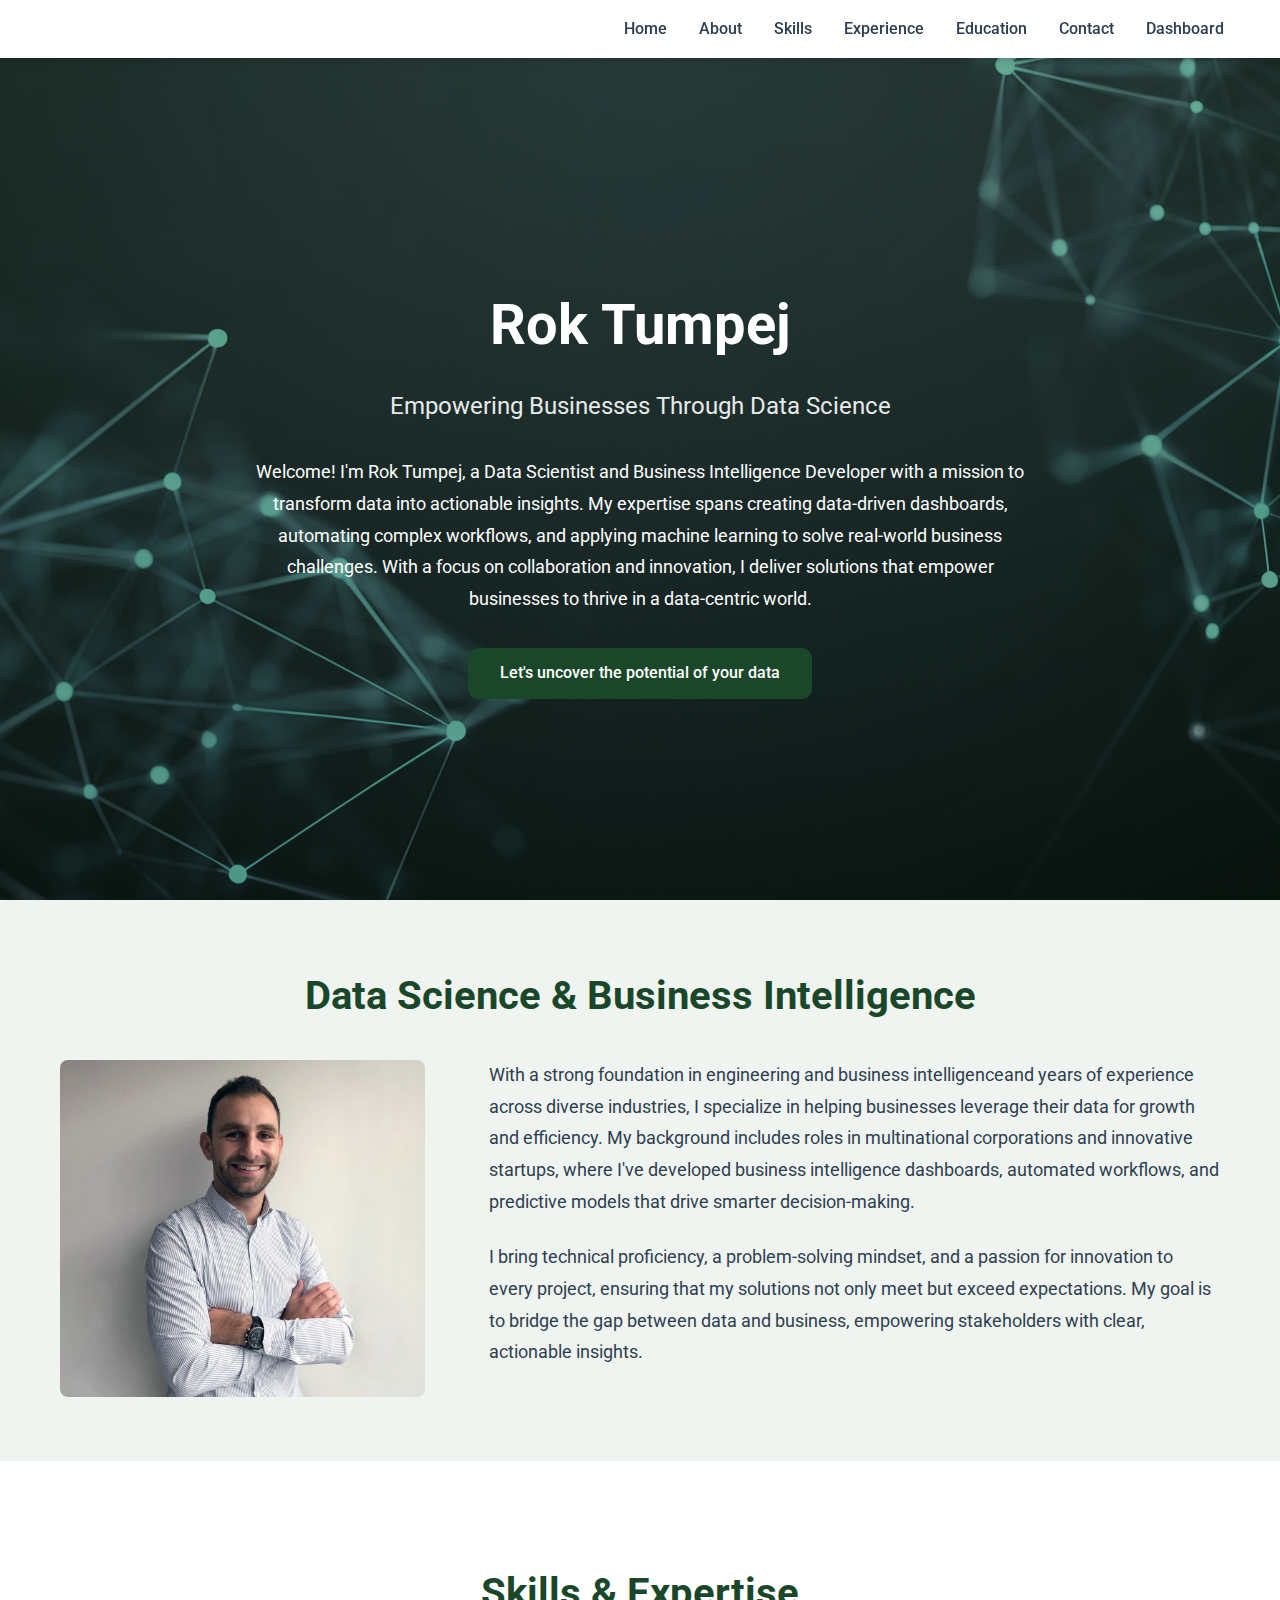
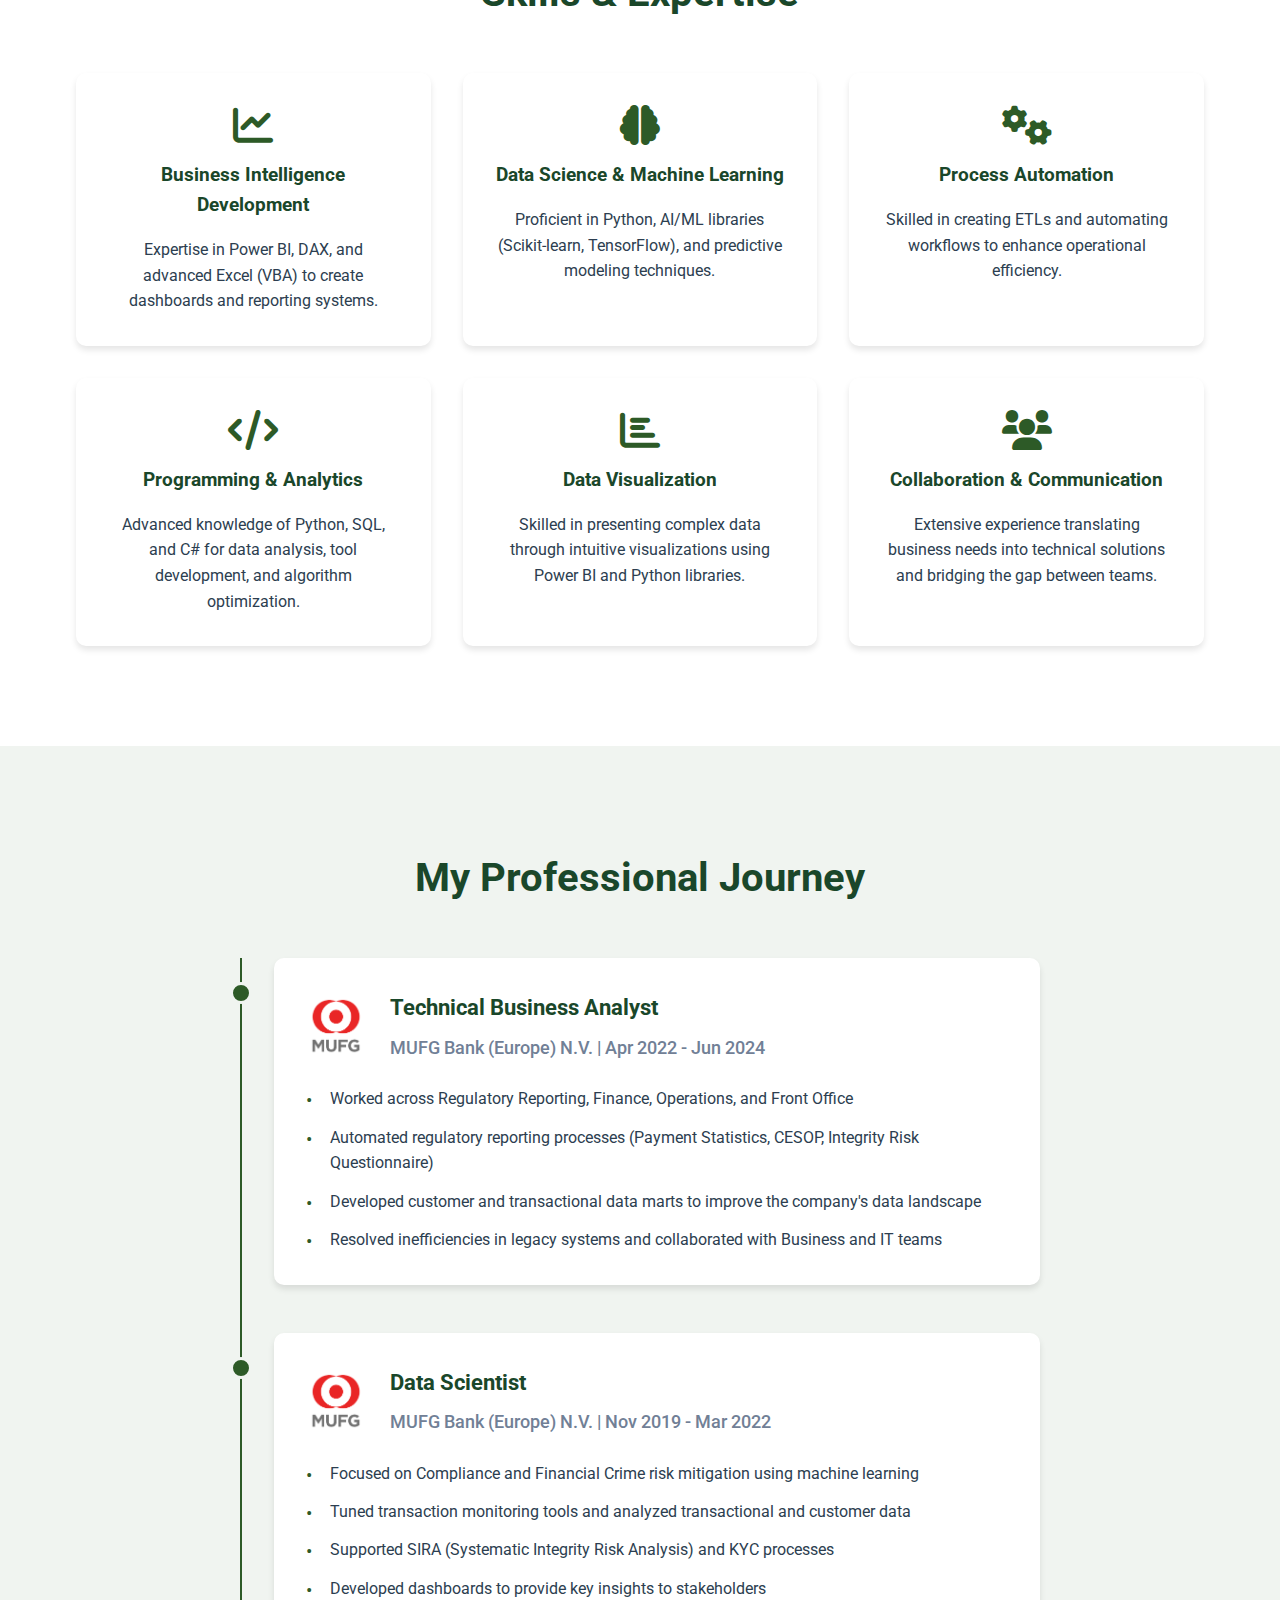
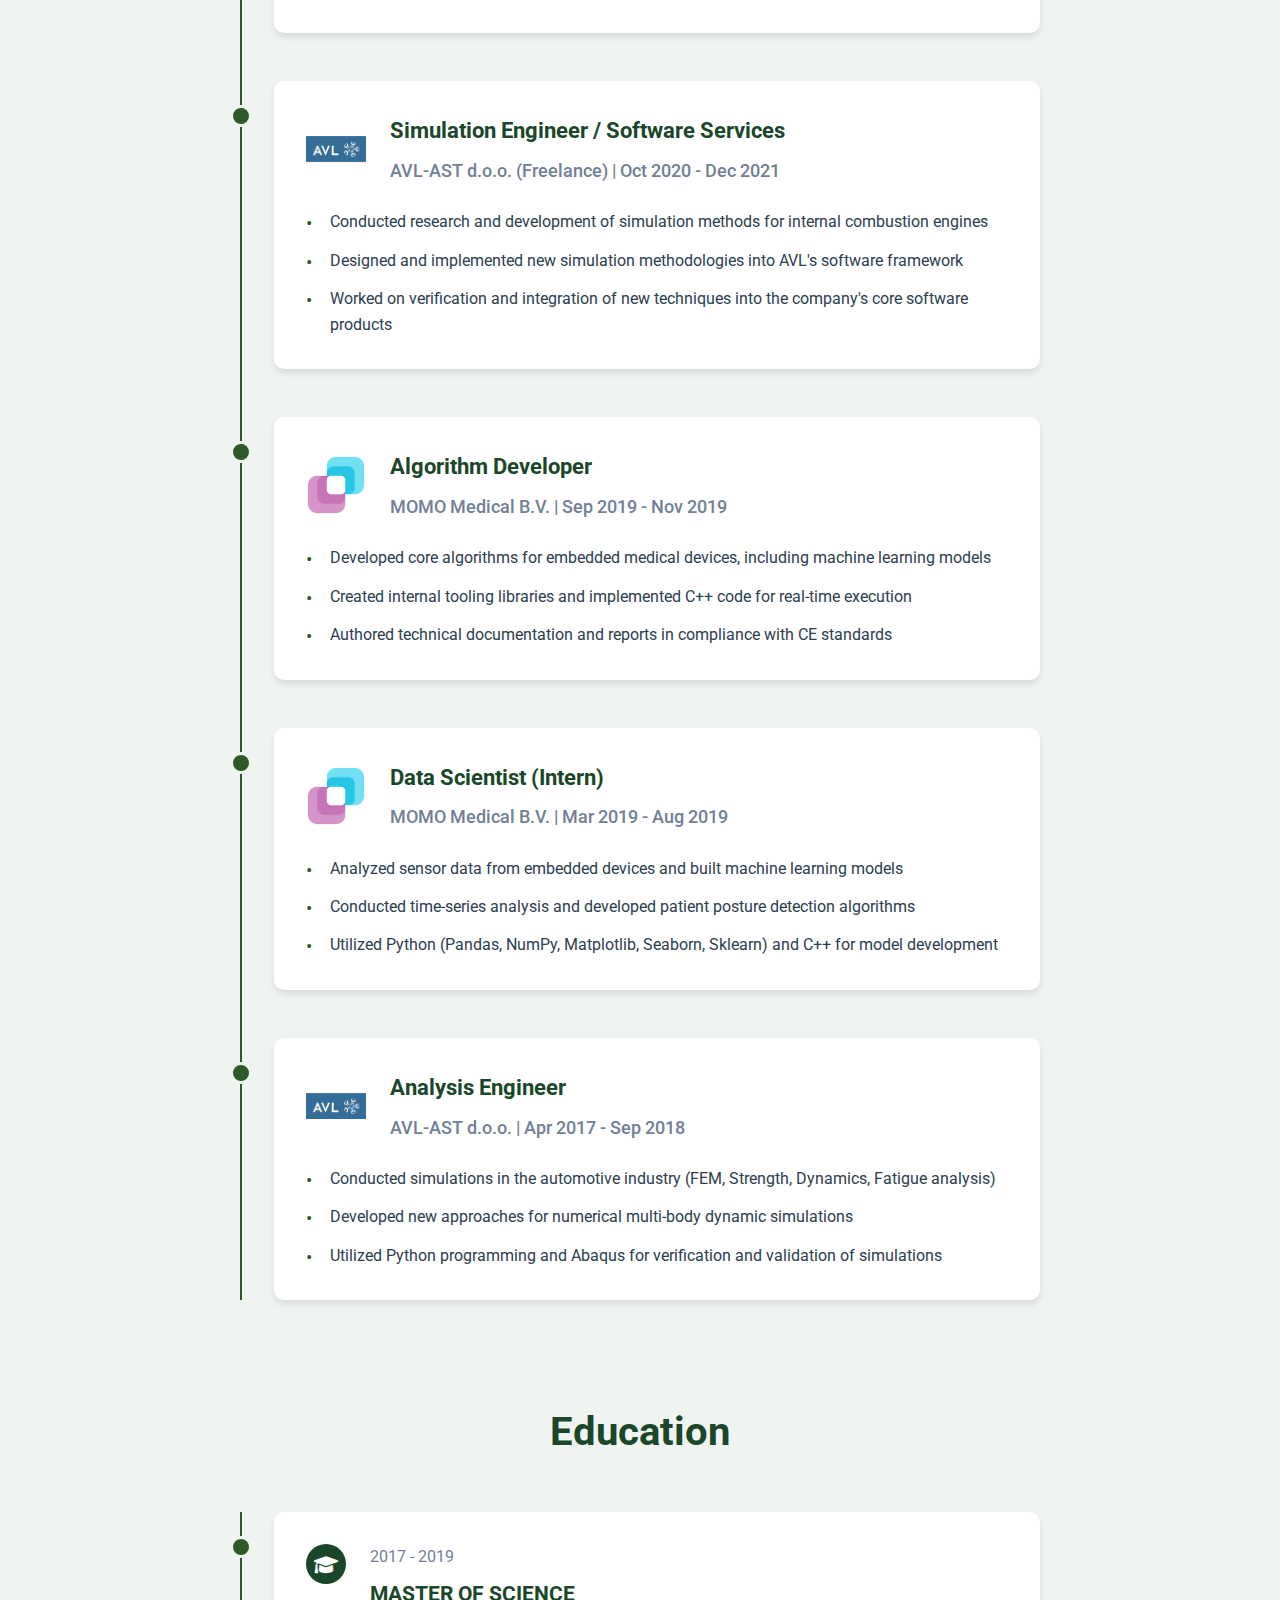
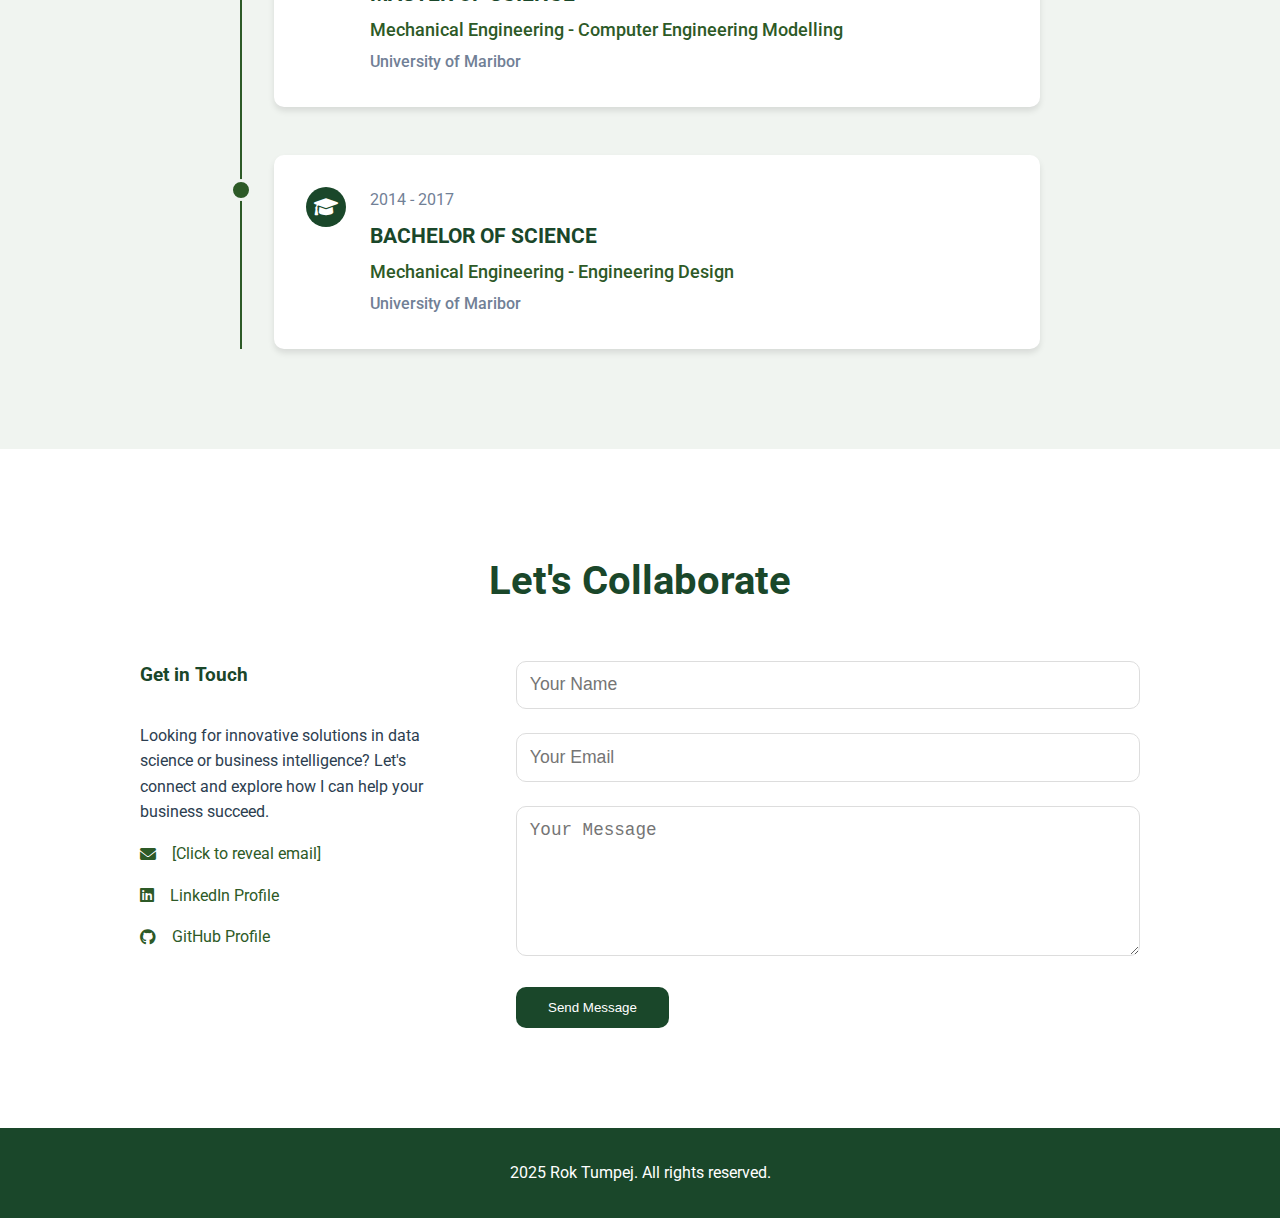
<file: index.html>
<!DOCTYPE html>
<html lang="en">
<head>
    <meta charset="UTF-8">
    <meta name="viewport" content="width=device-width, initial-scale=1.0">
    <meta name="description" content="Rok Tumpej - Data Scientist and Business Intelligence Developer specializing in data-driven solutions, machine learning, and process automation">
    <meta name="keywords" content="data scientist, business intelligence developer, data automation, data analyst, business analyst">
    <title>Loading...</title>
    <link rel="stylesheet" href="css/style.css">
    <link rel="stylesheet" href="https://cdnjs.cloudflare.com/ajax/libs/font-awesome/6.0.0/css/all.min.css">
    <link href="https://fonts.googleapis.com/css2?family=Roboto:wght@300;400;500;700&display=swap" rel="stylesheet">
</head>
<body>
    <nav class="navbar">
        <div class="container">
            <div class="logo"></div>
            <ul class="nav-links"></ul>
            <div class="menu-toggle">
                <i class="fas fa-bars"></i>
            </div>
        </div>
    </nav>

    <section id="home" class="hero">
        <div class="container"></div>
    </section>

    <section id="about" class="about">
        <div class="container">
            <h2></h2>
            <div class="about-grid">
                <div class="about-image">
                    <img src="images/Rok Tumpej.jpg" alt="Rok Tumpej" class="profile-image">
                </div>
                <div class="about-content"></div>
            </div>
        </div>
    </section>

    <section id="skills" class="skills">
        <div class="container">
            <h2></h2>
            <div class="skills-grid"></div>
        </div>
    </section>

    <section id="experience" class="experience">
        <div class="container">
            <h2></h2>
            <div class="timeline"></div>
        </div>
    </section>

    <section id="education" class="experience">
        <div class="container">
            <h2></h2>
            <div class="timeline"></div>
        </div>
    </section>

    <section id="contact" class="contact">
        <div class="container">
            <h2></h2>
            <div class="contact-grid">
                <div class="contact-info">
                    <h3></h3>
                    <div class="contact-details"></div>
                </div>
                <form id="contact-form" class="contact-form" action="https://formspree.io/f/mjkgrgkb" method="POST">
                    <div id="form-status" class="form-status"></div>
                    <div class="form-group">
                        <input type="text" id="name" name="name" placeholder="Your Name" required>
                    </div>
                    <div class="form-group">
                        <input type="email" id="email" name="email" placeholder="Your Email" required>
                    </div>
                    <div class="form-group">
                        <textarea id="message" name="message" placeholder="Your Message" required></textarea>
                    </div>
                    <button type="submit" class="btn primary">Send Message</button>
                </form>
            </div>
        </div>
    </section>

    <footer>
        <div class="container">
            <p></p>
        </div>
    </footer>

    <script src="js/main.js"></script>
</body>
</html>
</file>
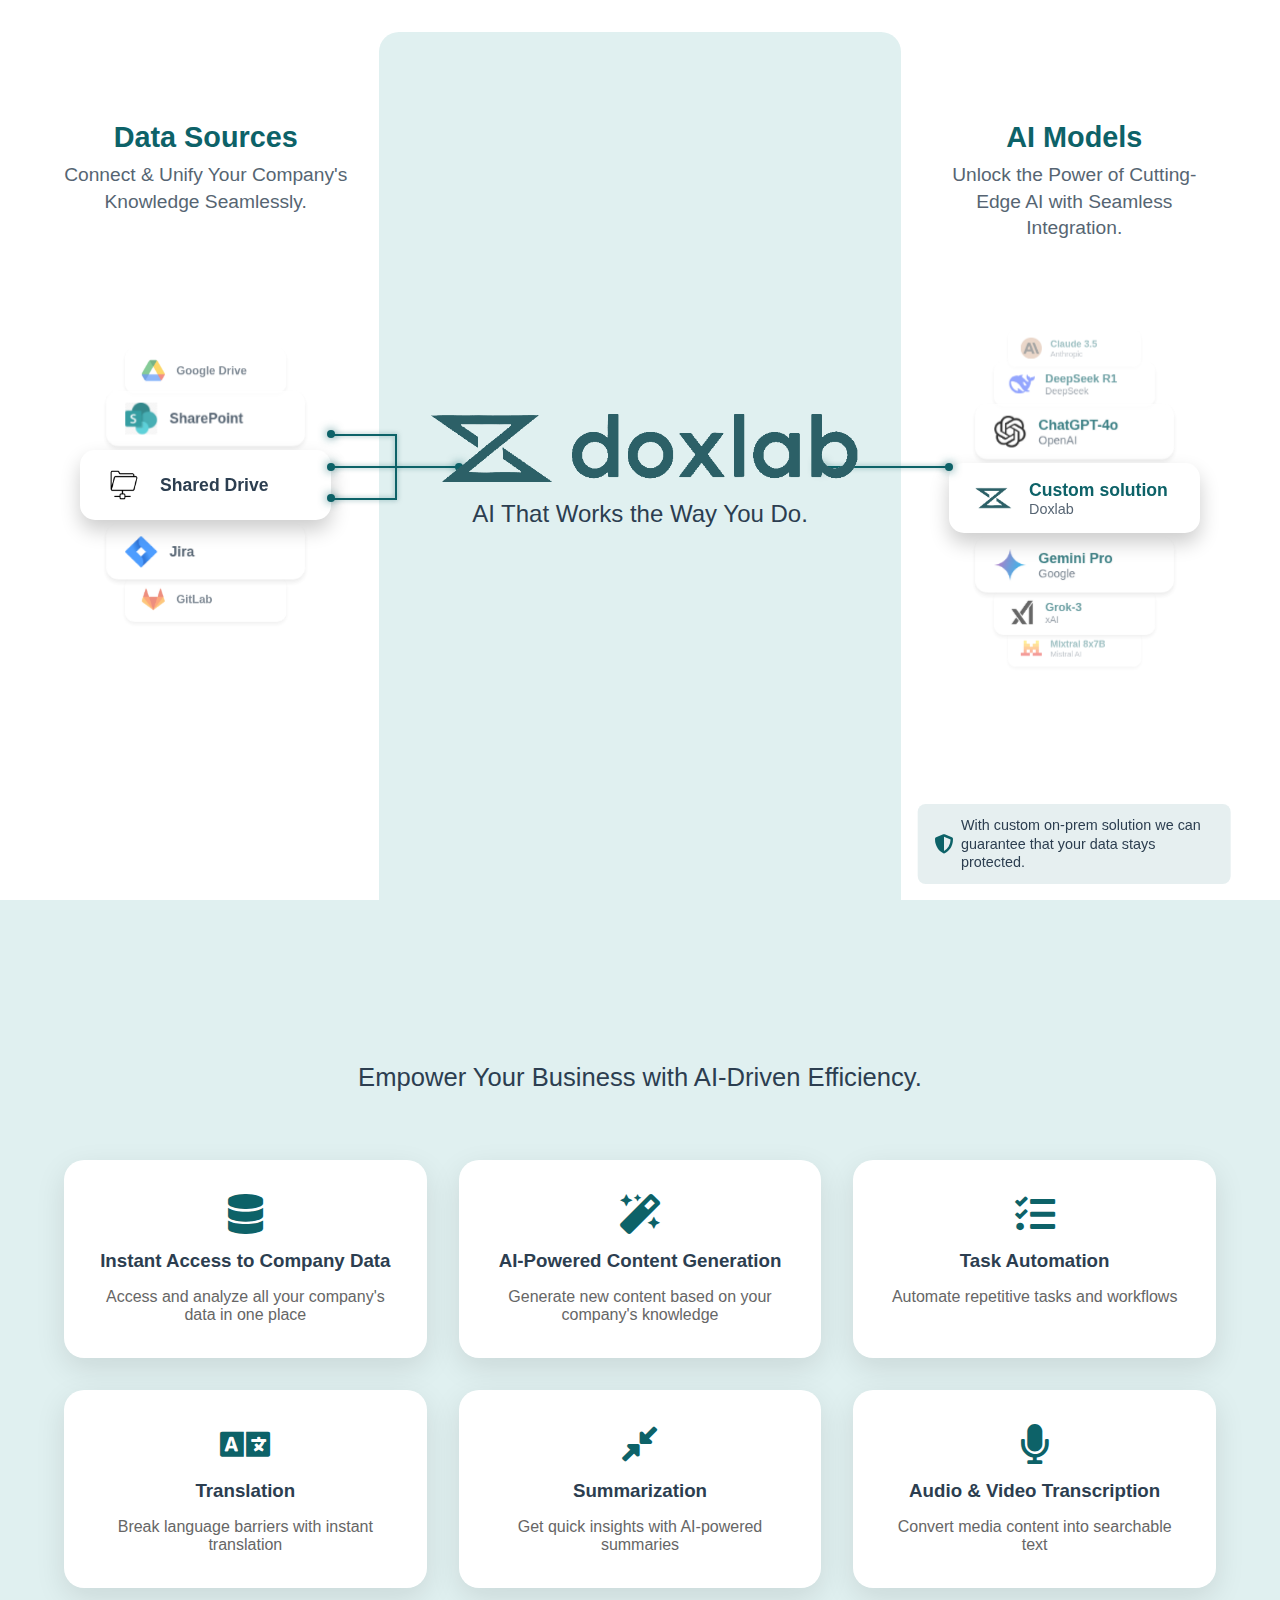
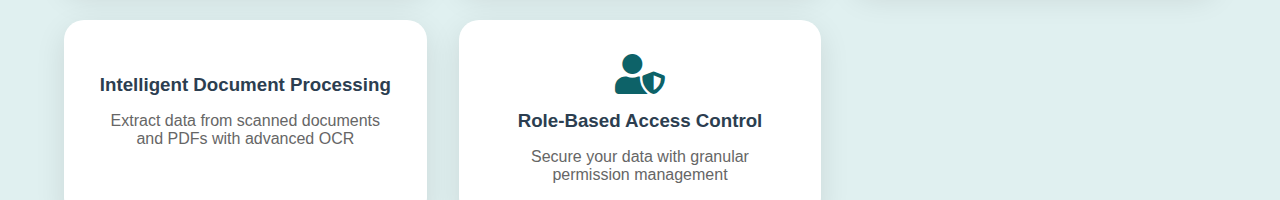
<file: doxlab.html>
<!DOCTYPE html>
<html lang="en">
<head>
    <meta charset="UTF-8">
    <meta name="viewport" content="width=device-width, initial-scale=1.0">
    <title>Doxlab</title>
    <link rel="stylesheet" href="doxlab.css">
    <link rel="stylesheet" href="https://cdnjs.cloudflare.com/ajax/libs/font-awesome/5.15.4/css/all.min.css">
</head>
<body>
    <div class="container">
        <div class="logo-container">
            <img src="images/Logo_transparent_2.png" alt="Doxlab Logo" class="logo">
        </div>
        <div class="main-section">
            <div class="connector left-connector">
                <div class="connector-line"></div>
                <div class="connector-line vertical"></div>
                <div class="connector-line horizontal"></div>
                <div class="connector-line vertical-bottom"></div>
                <div class="connector-line horizontal-bottom"></div>
                <div class="connector-dot left-dot"></div>
                <div class="connector-dot left-top-dot"></div>
                <div class="connector-dot left-bottom-dot"></div>
                <div class="connector-dot right-dot"></div>
            </div>
            
            <div class="connector right-connector">
                <div class="connector-line"></div>
                <div class="connector-dot left-dot"></div>
                <div class="connector-dot right-dot"></div>
            </div>

            <!-- Left Section - Data Sources -->
            <div class="carousel-section left-section">
                <div class="carousel-header">
                    <h2>Data Sources</h2>
                    <p class="carousel-subtitle">Connect & Unify Your Company's Knowledge Seamlessly.</p>
                </div>
                <div class="carousel">
                    <div class="carousel-wrapper">
                        <div class="carousel-item" data-source="google-drive">
                            <img src="images/logos/google-drive.png" alt="Google Drive" class="logo-img">
                            <h3>Google Drive</h3>
                        </div>
                        <div class="carousel-item" data-source="sharepoint">
                            <img src="images/logos/sharepoint.png" alt="SharePoint" class="logo-img">
                            <h3>SharePoint</h3>
                        </div>
                        <div class="carousel-item" data-source="shared-drive">
                            <img src="images/logos/network-drive.png" alt="Shared Drive" class="logo-img">
                            <h3>Shared Drive</h3>
                        </div>
                        <div class="carousel-item" data-source="jira">
                            <img src="images/logos/jira.png" alt="Jira" class="logo-img">
                            <h3>Jira</h3>
                        </div>
                        <div class="carousel-item" data-source="gitlab">
                            <img src="images/logos/gitlab.png" alt="GitLab" class="logo-img">
                            <h3>GitLab</h3>
                        </div>
                    </div>
                </div>
            </div>

            <!-- Center Section - Doxlab Platform -->
            <div class="center-section">
                <h2 class="logo-subtitle">AI That Works the Way You Do.</h2>
            </div>

            <!-- Right Section - AI Models -->
            <div class="carousel-section right-section">
                <div class="carousel-header">
                    <h2>AI Models</h2>
                    <p class="carousel-subtitle">Unlock the Power of Cutting-Edge AI with Seamless Integration.</p>
                </div>
                <div class="carousel">
                    <div class="carousel-wrapper">
                        <div class="carousel-item" data-model="anthropic">
                            <img src="images/logos/anthropic.png" alt="Anthropic" class="logo-img">
                            <div class="model-info">
                                <h3>Claude 3.5</h3>
                                <p>Anthropic</p>
                            </div>
                        </div>
                        <div class="carousel-item" data-model="deepseek">
                            <img src="images/logos/deepseek.png" alt="DeepSeek" class="logo-img">
                            <div class="model-info">
                                <h3>DeepSeek R1</h3>
                                <p>DeepSeek</p>
                            </div>
                        </div>
                        <div class="carousel-item" data-model="openai">
                            <img src="images/logos/openai.png" alt="OpenAI" class="logo-img">
                            <div class="model-info">
                                <h3>ChatGPT-4o</h3>
                                <p>OpenAI</p>
                            </div>
                        </div>
                        <div class="carousel-item" data-model="doxer">
                            <img src="images/logos/doxlab.png" alt="Doxer" class="logo-img">
                            <div class="model-info">
                                <h3>Custom solution</h3>
                                <p>Doxlab</p>
                            </div>
                        </div>
                        <div class="carousel-item" data-model="gemini">
                            <img src="images/logos/gemini.png" alt="Gemini" class="logo-img">
                            <div class="model-info">
                                <h3>Gemini Pro</h3>
                                <p>Google</p>
                            </div>
                        </div>
                        <div class="carousel-item" data-model="grok">
                            <img src="images/logos/grok.png" alt="Grok" class="logo-img">
                            <div class="model-info">
                                <h3>Grok-3</h3>
                                <p>xAI</p>
                            </div>
                        </div>
                        <div class="carousel-item" data-model="mistral">
                            <img src="images/logos/mistral.png" alt="Mistral" class="logo-img">
                            <div class="model-info">
                                <h3>Mixtral 8x7B</h3>
                                <p>Mistral AI</p>
                            </div>
                        </div>
                    </div>
                </div>
                <div class="custom-solution-note">
                    <i class="fas fa-shield-alt"></i>
                    <p>With custom on-prem solution we can guarantee that your data stays protected.</p>
                </div>
            </div>
        </div>

        <!-- Features Section -->
        <section class="features-section">
            <p class="features-tagline">Empower Your Business with AI-Driven Efficiency.</p>
            <div class="feature-container">
                <div class="feature" id="feature-1">
                    <i class="fas fa-database"></i>
                    <h3>Instant Access to Company Data</h3>
                    <p>Access and analyze all your company's data in one place</p>
                </div>
                <div class="feature" id="feature-2">
                    <i class="fas fa-magic"></i>
                    <h3>AI-Powered Content Generation</h3>
                    <p>Generate new content based on your company's knowledge</p>
                </div>
                <div class="feature" id="feature-3">
                    <i class="fas fa-tasks"></i>
                    <h3>Task Automation</h3>
                    <p>Automate repetitive tasks and workflows</p>
                </div>
                <div class="feature" id="feature-4">
                    <i class="fas fa-language"></i>
                    <h3>Translation</h3>
                    <p>Break language barriers with instant translation</p>
                </div>
                <div class="feature" id="feature-5">
                    <i class="fas fa-compress-alt"></i>
                    <h3>Summarization</h3>
                    <p>Get quick insights with AI-powered summaries</p>
                </div>
                <div class="feature" id="feature-6">
                    <i class="fas fa-microphone"></i>
                    <h3>Audio & Video Transcription</h3>
                    <p>Convert media content into searchable text</p>
                </div>
                <div class="feature" id="feature-7">
                    <i class="fas fa-file-search"></i>
                    <h3>Intelligent Document Processing</h3>
                    <p>Extract data from scanned documents and PDFs with advanced OCR</p>
                </div>
                <div class="feature" id="feature-8">
                    <i class="fas fa-user-shield"></i>
                    <h3>Role-Based Access Control</h3>
                    <p>Secure your data with granular permission management</p>
                </div>
            </div>
        </section>
    </div>
    <script src="doxlab.js"></script>
</body>
</html>
</file>
<file: css/style.css>
:root {
    --primary-color: #1a472a;    /* Dark green */
    --secondary-color: #2d5a27;  /* Slightly lighter green */
    --accent-color: #5b8c5a;     /* Sage green */
    --text-color: #2c3e50;       /* Dark blue-grey for text */
    --text-light: #718096;       /* Muted grey */
    --background-light: #f0f4f0; /* Light green-tinted background */
    --white: #ffffff;
    --shadow: 0 4px 6px rgba(0, 0, 0, 0.1);
    --transition: all 0.3s ease;
    /* New variables for consistent values */
    --heading-large: 3.5rem;
    --heading-medium: 2.5rem;
    --heading-small: 2rem;
    --text-regular: 1.1rem;
    --card-padding: 2rem;
    --border-radius: 10px;
    --timeline-dot-size: 1rem;
    --section-spacing: 100px;
}

* {
    margin: 0;
    padding: 0;
    box-sizing: border-box;
}

html {
    scroll-behavior: smooth;
}

body {
    font-family: 'Roboto', sans-serif;
    line-height: 1.6;
    color: var(--text-color);
    overflow-x: hidden;
}

.container {
    max-width: 1200px;
    margin: 0 auto;
    padding: 0 20px;
}

/* Navigation */
.navbar {
    background-color: var(--white);
    box-shadow: var(--shadow);
    position: fixed;
    width: 100%;
    top: 0;
    z-index: 1000;
    transition: var(--transition);
}

.navbar .container {
    display: flex;
    justify-content: space-between;
    align-items: center;
    padding: 1rem;
}

.logo {
    font-size: 1.8rem;
    font-weight: bold;
    color: var(--primary-color);
    text-decoration: none;
}

.nav-links {
    display: flex;
    list-style: none;
    gap: 2rem;
}

.nav-links a {
    text-decoration: none;
    color: var(--text-color);
    font-weight: 500;
    transition: var(--transition);
    position: relative;
}

.nav-links a:after {
    content: '';
    position: absolute;
    width: 0;
    height: 2px;
    bottom: -4px;
    left: 0;
    background-color: var(--secondary-color);
    transition: var(--transition);
}

.nav-links a:hover:after {
    width: 100%;
}

.menu-toggle {
    display: none;
    font-size: 1.5rem;
    cursor: pointer;
}

/* Hero Section */
.hero {
    height: 100vh;
    display: flex;
    align-items: center;
    background: linear-gradient(rgba(44, 71, 42, 0.45), rgba(18, 37, 16, 0.45)),
                url('../images/background-digital-abstract-green.png');
    background-size: cover;
    background-position: center;
    background-repeat: no-repeat;
    background-attachment: fixed;
    color: var(--white);
    text-align: center;
    position: relative;
    padding-top: 80px;
}

.hero h1 {
    font-size: var(--heading-large);
    margin-bottom: 1rem;
    font-weight: 700;
}

.hero .subtitle {
    font-size: 1.5rem;
    margin-bottom: 2rem;
    opacity: 0.9;
}

.hero .intro {
    max-width: 800px;
    margin: 0 auto 2rem;
    font-size: var(--text-regular);
    line-height: 1.8;
}

/* About Section */
.about {
    padding: 4rem 0;
    background-color: var(--background-light);
}

.about h2 {
    text-align: center;
    margin-bottom: 2rem;
    font-size: var(--heading-medium);
    color: var(--primary-color);
}

.about-grid {
    display: grid;
    grid-template-columns: 1fr 2fr;
    gap: 4rem;
    align-items: start;
    margin-top: 2rem;
}

.about-image {
    width: 100%;
    max-width: 400px;
    border-radius: 8px;
    overflow: hidden;
}

.profile-image {
    width: 100%;
    height: auto;
    display: block;
}

.about-content {
    font-size: var(--text-regular);
    line-height: 1.8;
}

.about-content p {
    margin-bottom: 1.5rem;
}

.about-content p:last-child {
    margin-bottom: 0;
}

/* Skills Section */
.skills {
    padding: var(--section-spacing) 0;
}

.skills h2 {
    text-align: center;
    margin-bottom: 3rem;
    font-size: var(--heading-medium);
    color: var(--primary-color);
}

.skills-grid {
    display: grid;
    grid-template-columns: repeat(auto-fit, minmax(300px, 1fr));
    gap: 2rem;
    padding: 0 1rem;
}

.skill-card {
    background: var(--white);
    padding: var(--card-padding);
    border-radius: var(--border-radius);
    box-shadow: var(--shadow);
    transition: var(--transition);
    text-align: center;
}

.skill-card:hover {
    transform: translateY(-5px);
    box-shadow: 0 6px 12px rgba(0, 0, 0, 0.15);
}

.skill-card i {
    font-size: 2.5rem;
    color: var(--secondary-color);
    margin-bottom: 1rem;
}

.skill-card h3 {
    margin-bottom: 1rem;
    color: var(--primary-color);
}

/* Experience Section */
.experience {
    padding: var(--section-spacing) 0;
    background-color: var(--background-light);
}

.experience h2 {
    text-align: center;
    margin-bottom: 3rem;
    font-size: var(--heading-medium);
    color: var(--primary-color);
}

.timeline {
    max-width: 800px;
    margin: 0 auto;
    position: relative;
}

.timeline-item {
    padding-bottom: 3rem;
    position: relative;
    padding-left: 2rem;
    border-left: 2px solid var(--secondary-color);
}

.timeline-item:last-child {
    padding-bottom: 0;
}

.timeline-content {
    background: var(--white);
    padding: var(--card-padding);
    border-radius: var(--border-radius);
    box-shadow: var(--shadow);
    position: relative;
}

.timeline-header {
    display: flex;
    align-items: flex-start;
    gap: 1.5rem;
    margin-bottom: 1.5rem;
}

.company-logo {
    flex-shrink: 0;
    margin: auto;
    width: 60px;
    height: 60px;
}

.company-logo img {
    width: 100%;
    height: 100%;
    object-fit: contain;
    opacity: 0.85;
    transition: opacity 0.3s ease;
}

.company-logo img:hover {
    opacity: 1;
}

.title-section {
    flex-grow: 1;
    min-width: 0; /* Prevents flex item from overflowing */
}

.timeline-content h3 {
    color: var(--primary-color);
    margin-bottom: 0.5rem;
    font-size: 1.4rem;
}

.timeline-content h4 {
    color: var(--text-light);
    font-size: 1.1rem;
    margin-bottom: 0;
    font-weight: 500;
}

.timeline-content ul {
    list-style: none;
    padding: 0;
}

.timeline-content li {
    margin-bottom: 0.8rem;
    padding-left: 1.5rem;
    position: relative;
    line-height: 1.6;
}

.timeline-content li:before {
    content: '•';
    color: var(--secondary-color);
    position: absolute;
    left: 0;
    font-size: 1.2rem;
}

.timeline-content li:last-child {
    margin-bottom: 0;
}

.timeline-content:before {
    content: '';
    position: absolute;
    left: -2.75rem;
    top: 1.5rem;
    width: var(--timeline-dot-size);
    height: var(--timeline-dot-size);
    background: var(--secondary-color);
    border-radius: 50%;
    border: 3px solid var(--background-light);
}

/* Education Section */
#education {
    padding-top: 0;
    padding-bottom: var(--section-spacing);
    background-color: var(--background-light);
}

#education h2 {
    text-align: center;
    margin-bottom: 3rem;
    font-size: var(--heading-medium);
    color: var(--primary-color);
}

.education-timeline {
    max-width: 800px;
    margin: 0 auto;
    position: relative;
    padding-left: 3rem;
}

.education-timeline:before {
    content: '';
    position: absolute;
    left: 0;
    top: 0;
    height: 100%;
    width: 2px;
    background-color: var(--secondary-color);
    opacity: 0.3;
}

.education-item {
    margin-bottom: 2.5rem;
    position: relative;
}

.education-item:last-child {
    margin-bottom: 0;
}

.education-content {
    background: var(--white);
    padding: var(--card-padding);
    border-radius: var(--border-radius);
    box-shadow: var(--shadow);
    position: relative;
}

.education-content:before {
    content: '';
    position: absolute;
    left: -2.75rem;
    top: 1.5rem;
    width: var(--timeline-dot-size);
    height: var(--timeline-dot-size);
    background: var(--secondary-color);
    border-radius: 50%;
    border: 3px solid var(--background-light);
}

.education-header {
    display: flex;
    align-items: flex-start;
    gap: 1.5rem;
}

.education-icon {
    flex-shrink: 0;
    width: 40px;
    height: 40px;
    background-color: var(--primary-color);
    border-radius: 50%;
    display: flex;
    align-items: center;
    justify-content: center;
}

.education-icon i {
    color: var(--white);
    font-size: 1.2rem;
}

.education-details {
    flex-grow: 1;
}

.education-period {
    color: var(--text-light);
    font-size: 1rem;
    margin-bottom: 0.5rem;
}

#education .timeline-content h3 {
    color: var(--primary-color);
    font-size: 1.3rem;
    margin-bottom: 0.3rem;
}

#education .timeline-content h4 {
    color: var(--secondary-color);
    font-size: 1.1rem;
    margin-bottom: 0.3rem;
}

#education .timeline-content .institution {
    color: var(--text-light);
    font-size: 1rem;
}

/* Contact Section */
.contact {
    padding: var(--section-spacing) 0;
}

.contact h2 {
    text-align: center;
    margin-bottom: 3rem;
    font-size: var(--heading-medium);
    color: var(--primary-color);
}

.contact-grid {
    display: grid;
    grid-template-columns: 1fr 2fr;
    gap: 4rem;
    max-width: 1000px;
    margin: 0 auto;
}

.contact-info h3 {
    color: var(--primary-color);
    margin-bottom: 1rem;
}

.contact-details {
    margin-top: 2rem;
}

.contact-details p {
    margin-bottom: 1rem;
    display: flex;
    align-items: center;
    gap: 1rem;
}

.contact-details i {
    color: var(--secondary-color);
}

.contact-details a {
    color: var(--secondary-color);
    text-decoration: none;
    transition: var(--transition);
}

.contact-details a:hover {
    color: var(--primary-color);
}

.contact-form {
    width: 100%;
    margin: 0;
}

.form-group {
    margin-bottom: 1.5rem;
}

.form-group input,
.form-group textarea {
    width: 100%;
    padding: 0.8rem;
    border: 1px solid #ddd;
    border-radius: var(--border-radius);
    font-size: var(--text-regular);
    transition: var(--transition);
}

.form-group input:focus,
.form-group textarea:focus {
    outline: none;
    border-color: var(--primary-color);
    box-shadow: 0 0 0 2px rgba(26, 71, 42, 0.1);
}

.form-group textarea {
    min-height: 150px;
    resize: vertical;
}

.form-status {
    padding: 1rem;
    margin-bottom: 1.5rem;
    border-radius: var(--border-radius);
    display: none;
}

.form-status.success {
    display: block;
    background-color: #d4edda;
    color: #155724;
    border: 1px solid #c3e6cb;
}

.form-status.error {
    display: block;
    background-color: #f8d7da;
    color: #721c24;
    border: 1px solid #f5c6cb;
}

/* Buttons */
.btn {
    display: inline-block;
    padding: 0.8rem 2rem;
    border-radius: var(--border-radius);
    text-decoration: none;
    font-weight: 500;
    transition: var(--transition);
    border: none;
    cursor: pointer;
}

.btn.primary {
    background-color: var(--primary-color);
    color: var(--white);
}

.btn.primary:hover {
    background-color: var(--secondary-color);
    transform: translateY(-2px);
}

.btn.primary:disabled {
    background-color: var(--text-light);
    cursor: not-allowed;
    transform: none;
}

/* Footer */
footer {
    background-color: var(--primary-color);
    color: var(--white);
    padding: 2rem 0;
    text-align: center;
}

/* Media Queries */
@media screen and (max-width: 768px) {
    :root {
        --heading-large: 2.5rem;
        --heading-medium: 2rem;
        --section-spacing: 60px;
        --timeline-dot-size: 0.8rem;
    }

    /* Navigation */
    .nav-links {
        display: none;
        position: absolute;
        top: 100%;
        left: 0;
        width: 100%;
        flex-direction: column;
        background-color: var(--white);
        padding: 1rem;
        box-shadow: var(--shadow);
        text-align: center;
        gap: 1rem;
    }
    
    .nav-links.active {
        display: flex;
    }
    
    .menu-toggle {
        display: block;
    }

    /* Hero section */
    .hero {
        background-attachment: scroll; /* Fix for mobile devices */
        min-height: 100vh;
        height: auto;
        padding: 120px 20px;
    }

    .hero::before {
        content: '';
        position: absolute;
        top: 0;
        left: 0;
        width: 100%;
        height: 100%;
        background: inherit;
        background-size: cover;
        background-position: center;
        transform-origin: center center;
        z-index: -1;
    }

    .hero h1 {
        font-size: var(--heading-large);
    }
    
    .hero .subtitle {
        font-size: 1.2rem;
    }

    /* About section */
    .about-grid {
        grid-template-columns: 1fr;
        gap: 2rem;
    }

    .about-image {
        max-width: 300px;
        margin: 0 auto;
    }
    
    /* Contact section */
    .contact-grid {
        grid-template-columns: 1fr;
        gap: 2rem;
    }
    
    /* Timeline adjustments */
    .timeline-item {
        padding-left: 1.5rem;
    }
    
    .timeline-content {
        padding: 1.5rem;
        max-width: 100%;
    }
    .timeline-content:before {
        left: -2.2rem;
    }
    
    .timeline-header {
        gap: 1rem;
    }

    .company-logo {
        width: 50px;
        height: 50px;
    }

    .timeline-content h3 {
        font-size: 1.2rem;
    }

    .timeline-content h4 {
        font-size: 1rem;
    }

    .education-timeline {
        padding-left: 2.5rem;
    }

    .education-content:before {
        left: -2.25rem;
    }

    .education-header {
        gap: 1rem;
    }

    .education-icon {
        width: 35px;
        height: 35px;
    }

    .education-icon i {
        font-size: 1rem;
    }

    #education .timeline-content h3 {
        font-size: 1.2rem;
    }

    #education .timeline-content h4 {
        font-size: 1rem;
    }
}

@media screen and (max-width: 480px) {
    :root {
        --heading-large: 2rem;
        --heading-medium: 1.8rem;
    }
    
    .skills-grid {
        grid-template-columns: 1fr;
    }
    
    .hero {
        transform-origin: center center;
    }
}

.company-logo i {
    font-size: 2rem;
    color: var(--primary-color);
    width: 100%;
    height: 100%;
    display: flex;
    align-items: center;
    justify-content: center;
    background-color: var(--background-light);
    border-radius: var(--border-radius);
    transition: var(--transition);
}

.company-logo i:hover {
    color: var(--secondary-color);
    transform: scale(1.05);
}

.timeline-content .institution {
    color: var(--text-light);
    font-size: 1rem;
    font-weight: 500;
}

@media screen and (max-width: 768px) {
    .company-logo i {
        font-size: 1.5rem;
    }
}
</file>
<file: doxlab.css>
:root {
    --primary-color: #0d6268;
    --secondary-color: #159ba5;
    --background-color: #ffffff;
    --background-secondary-color: #e0f0f0;
    --text-color: #2c3e50;
    --transition-speed: 0.3s;
}

html, body {
    margin: 0;
    padding: 0;
    min-height: 100vh;
    overflow-x: hidden;
    scroll-behavior: smooth;
}

body {
    font-family: 'Segoe UI', Tahoma, Geneva, Verdana, sans-serif;
    background: var(--background-color);
    color: var(--text-color);
    overflow-y: auto;
}

* {
    margin: 0;
    padding: 0;
    box-sizing: border-box;
}

.container {
    width: 100%;
    height: 200vh;
    position: relative;
    overflow: hidden;
}

.main-section {
    width: 100%;
    height: 100vh;
    display: flex;
    justify-content: space-between;
    align-items: stretch;
    padding: 2rem 2rem 0rem 2rem;
    box-sizing: border-box;
    position: fixed;
    top: 0;
    left: 0;
    transition: opacity 0.5s ease-in-out;
    z-index: 1;
    background: var(--background-color);
}

.main-section.visible {
    opacity: 1;
}

.carousel-section {
    flex: 1;
    background: rgba(255, 255, 255, 0.9);
    border-radius: 20px;
    padding: 2rem;
    display: flex;
    flex-direction: column;
    position: relative;
    overflow: hidden;
}

.carousel-header {
    position: relative;
    text-align: center;
    margin-bottom: calc(-40%);
    margin-top: calc(20%);
}

.carousel-header h2 {
    color: var(--primary-color);
    font-size: 1.8rem;
    margin-bottom: 0.5rem;
}

.carousel-header .carousel-subtitle {
    color: var(--text-color);
    opacity: 0.8;
    font-size: 1.2rem;
    max-width: 300px;
    line-height: 1.4;
    margin: 0 auto;
}

.carousel {
    height: calc(100%);
    perspective: 1000px;
    position: relative;
    display: flex;
    align-items: center;
    margin-top: 0;
}

.carousel-wrapper {
    width: 100%;
    height: 400px;
    position: relative;
    margin: auto;
    transform-style: preserve-3d;

}

.carousel-item {
    position: absolute;
    width: calc(100% - 2rem);
    left: 1rem;
    background: white;
    padding: 1.5rem;
    border-radius: 15px;
    display: flex;
    align-items: center;
    gap: 1rem;
    cursor: pointer;
    transition: all 0.5s ease;
    box-shadow: 0 4px 6px rgba(0, 0, 0, 0.1);
    transform-origin: center;
    backface-visibility: hidden;
    will-change: transform, opacity;
    height: 70px;
}

.carousel-item.active {
    box-shadow: 0 10px 20px rgba(0, 0, 0, 0.2);
    z-index: 5;
}

.carousel-item .logo-img {
    width: 40px;
    height: 40px;
    object-fit: contain;
    flex-shrink: 0;
}

.carousel-item .model-info {
    flex-grow: 1;
}

.carousel-item .model-info h3 {
    margin: 0;
    font-size: 1.1rem;
    color: var(--primary-color);
}

.carousel-item .model-info p {
    margin: 0;
    font-size: 0.9rem;
    color: var(--text-color);
    opacity: 0.8;
}

.carousel-item h3 {
    margin: 0;
    font-size: 1.1rem;
    flex-grow: 1;
}

.center-section {
    flex: 1.5;
    display: flex;
    flex-direction: column;
    align-items: center;
    justify-content: center;
    position: relative;
    min-height: 500px;
    background: var(--background-secondary-color);
    border-radius: 20px 20px 0 0;
    padding: 3rem;
}

.logo-container {
    width: 100%;
    max-width: 450px;
    position: fixed;
    z-index: 10;
    left: 50%;
    top: 50%;
    transform: translate(-50%, -50%);
    pointer-events: none;
    transition: top 0.3s ease-out, transform 0.3s ease-out;
}

.logo {
    width: 100%;
    height: auto;
    transition: transform var(--transition-speed);
    pointer-events: auto;
}

.logo:hover {
    transform: scale(1.1);
}

.logo-subtitle {
    text-align: center;
    color: var(--text-color);
    font-size: 1.5rem;
    margin-top: 6rem;
    font-weight: 500;
    position: relative;
}

.connector {
    position: absolute;
    top: calc(50% + 1rem);
    width: 8rem;
    height: 2px;
    z-index: 1000;
    pointer-events: none;
}

.left-connector {
    left: calc(33.33% - 6rem);
}

.right-connector {
    right: calc(33.33% - 6rem);
}

.connector-line {
    position: absolute;
    left: 0;
    width: 100%;
    height: 100%;
    background: var(--primary-color);
    box-shadow: 0 0 5px rgba(13, 98, 104, 0.5);
    animation: pulseCircuit 2s infinite linear;
}

.connector-line.vertical {
    width: 2px;
    height: 2rem;
    left: 4rem;
    top: -2rem;
}

.connector-line.horizontal {
    width: 4rem;
    height: 2px;
    left: 0;
    top: -2rem;
}

.connector-line.vertical-bottom {
    width: 2px;
    height: 2rem;
    left: 4rem;
    top: 2px;
}

.connector-line.horizontal-bottom {
    width: 4rem;
    height: 2px;
    left: 0;
    top: 2rem;
}

.connector-dot {
    position: absolute;
    width: 8px;
    height: 8px;
    background: var(--primary-color);
    border-radius: 50%;
    box-shadow: 0 0 10px rgba(13, 98, 104, 0.8);
    top: 50%;
    z-index: 1001;
}

.left-dot {
    left: 0;
    transform: translate(-50%, -50%);
}

.left-top-dot {
    left: 0;
    top: -2rem;
    transform: translate(-50%, -50%);
}

.left-bottom-dot {
    left: 0;
    top: 2rem;
    transform: translate(-50%, -50%);
}

.right-dot {
    right: 0;
    transform: translate(50%, -50%);
}

.right-connector .connector-line {
    right: 0;
    left: auto;
}

.right-connector .connector-dot {
    right: 0;
    left: auto;
    transform: translate(50%, -50%);
}

.right-connector .left-dot {
    right: auto;
    left: 0;
    transform: translate(-50%, -50%);
}

.right-connector .right-dot {
    right: 0;
    left: auto;
    transform: translate(50%, -50%);
}

@keyframes pulseCircuit {
    0% {
        opacity: 0.4;
        box-shadow: 0 0 2px var(--primary-color);
    }
    50% {
        opacity: 1;
        box-shadow: 0 0 8px var(--primary-color);
    }
    100% {
        opacity: 0.4;
        box-shadow: 0 0 2px var(--primary-color);
    }
}

.features-section {
    width: 100%;
    height: 100vh;
    background: var(--background-secondary-color);
    padding: 2rem 2rem 2rem 2rem;
    box-sizing: border-box;
    display: flex;
    flex-direction: column;
    align-items: center;
    position: relative;
    margin-top: 100vh;
    opacity: 1 !important;
    z-index: 2; /* Ensure it's above main section */
}

.features-section * {
    opacity: 1 !important;
}

.features-tagline {
    text-align: center;
    color: var(--text-color);
    font-size: 1.6rem;
    margin-top: 8rem;
    line-height: 1.4;
    max-width: 600px;
    margin-left: auto;
    margin-right: auto;
    font-weight: 500;
    opacity: 0.9;
}

.feature-container {
    max-width: 1400px;
    margin: 2rem;
    padding: 2rem;
    display: grid;
    grid-template-columns: repeat(auto-fit, minmax(300px, 1fr));
    gap: 2rem;
    width: 100%;
    opacity: 1 !important;
}

.feature {
    background: white;
    padding: 2rem;
    border-radius: 20px;
    text-align: center;
    box-shadow: 0 10px 30px rgba(0, 0, 0, 0.1);
    transition: all var(--transition-speed);
    transform: scale(1);
    opacity: 1 !important;
    border: 2px solid transparent;
}

.feature:hover {
    transform: translateY(-10px) scale(1.1);
    box-shadow: 0 20px 40px rgba(0, 0, 0, 0.2);
    background: #ffffff;
}

.feature i {
    font-size: 2.5rem;
    color: var(--primary-color);
    margin-bottom: 1rem;
    transition: all var(--transition-speed);
}

.feature:hover i {
    transform: scale(1.2);
    color: var(--secondary-color);
}

.feature h3 {
    margin-bottom: 1rem;
    color: var(--text-color);
    transition: all var(--transition-speed);
}

.feature:hover h3 {
    color: var(--primary-color);
}

.feature p {
    color: #666;
    transition: all var(--transition-speed);
}

.feature:hover p {
    color: #333;
}

.custom-solution-note {
    position: absolute;
    bottom: 1rem;
    left: 50%;
    transform: translateX(-50%);
    display: flex;
    align-items: center;
    gap: 0.5rem;
    background: rgba(13, 98, 104, 0.1);
    padding: 0.75rem 1rem;
    border-radius: 8px;
    opacity: 0;
    transition: opacity 0.3s ease;
    width: 90%;
    max-width: 400px;
}

.custom-solution-note i {
    color: var(--primary-color);
    font-size: 1.2rem;
}

.custom-solution-note p {
    margin: 0;
    font-size: 0.9rem;
    color: var(--text-color);
    line-height: 1.3;
}

.custom-solution-note.visible {
    opacity: 1;
}

/* Scrollbar Styling */
::-webkit-scrollbar {
    width: 8px;
}

::-webkit-scrollbar-track {
    background: #f1f1f1;
    border-radius: 4px;
}

::-webkit-scrollbar-thumb {
    background: var(--primary-color);
    border-radius: 4px;
}

::-webkit-scrollbar-thumb:hover {
    background: var(--secondary-color);
}

/* Responsive Design */
@media (max-width: 1200px) {
    .main-section {
        flex-direction: column;
    }
    
    .carousel-section {
        height: 400px;
    }
    
    .center-section {
        order: -1;
    }
}

@media (max-width: 768px) {
    .container {
        padding: 1rem;
    }
    
    .feature {
        padding: 1.5rem;
    }
}

@media (max-width: 1200px) {
    .main-section {
        flex-direction: column;
    }
    
    .carousel-section {
        width: 100%;
    }
    
    .carousel {
        flex-direction: row;
        overflow-x: auto;
        overflow-y: hidden;
    }
    
    .carousel-item {
        min-width: 200px;
    }
}

@media (max-width: 768px) {
    .container {
        padding: 1rem;
    }
    
    .feature-container {
        grid-template-columns: 1fr;
    }
}
</file>
